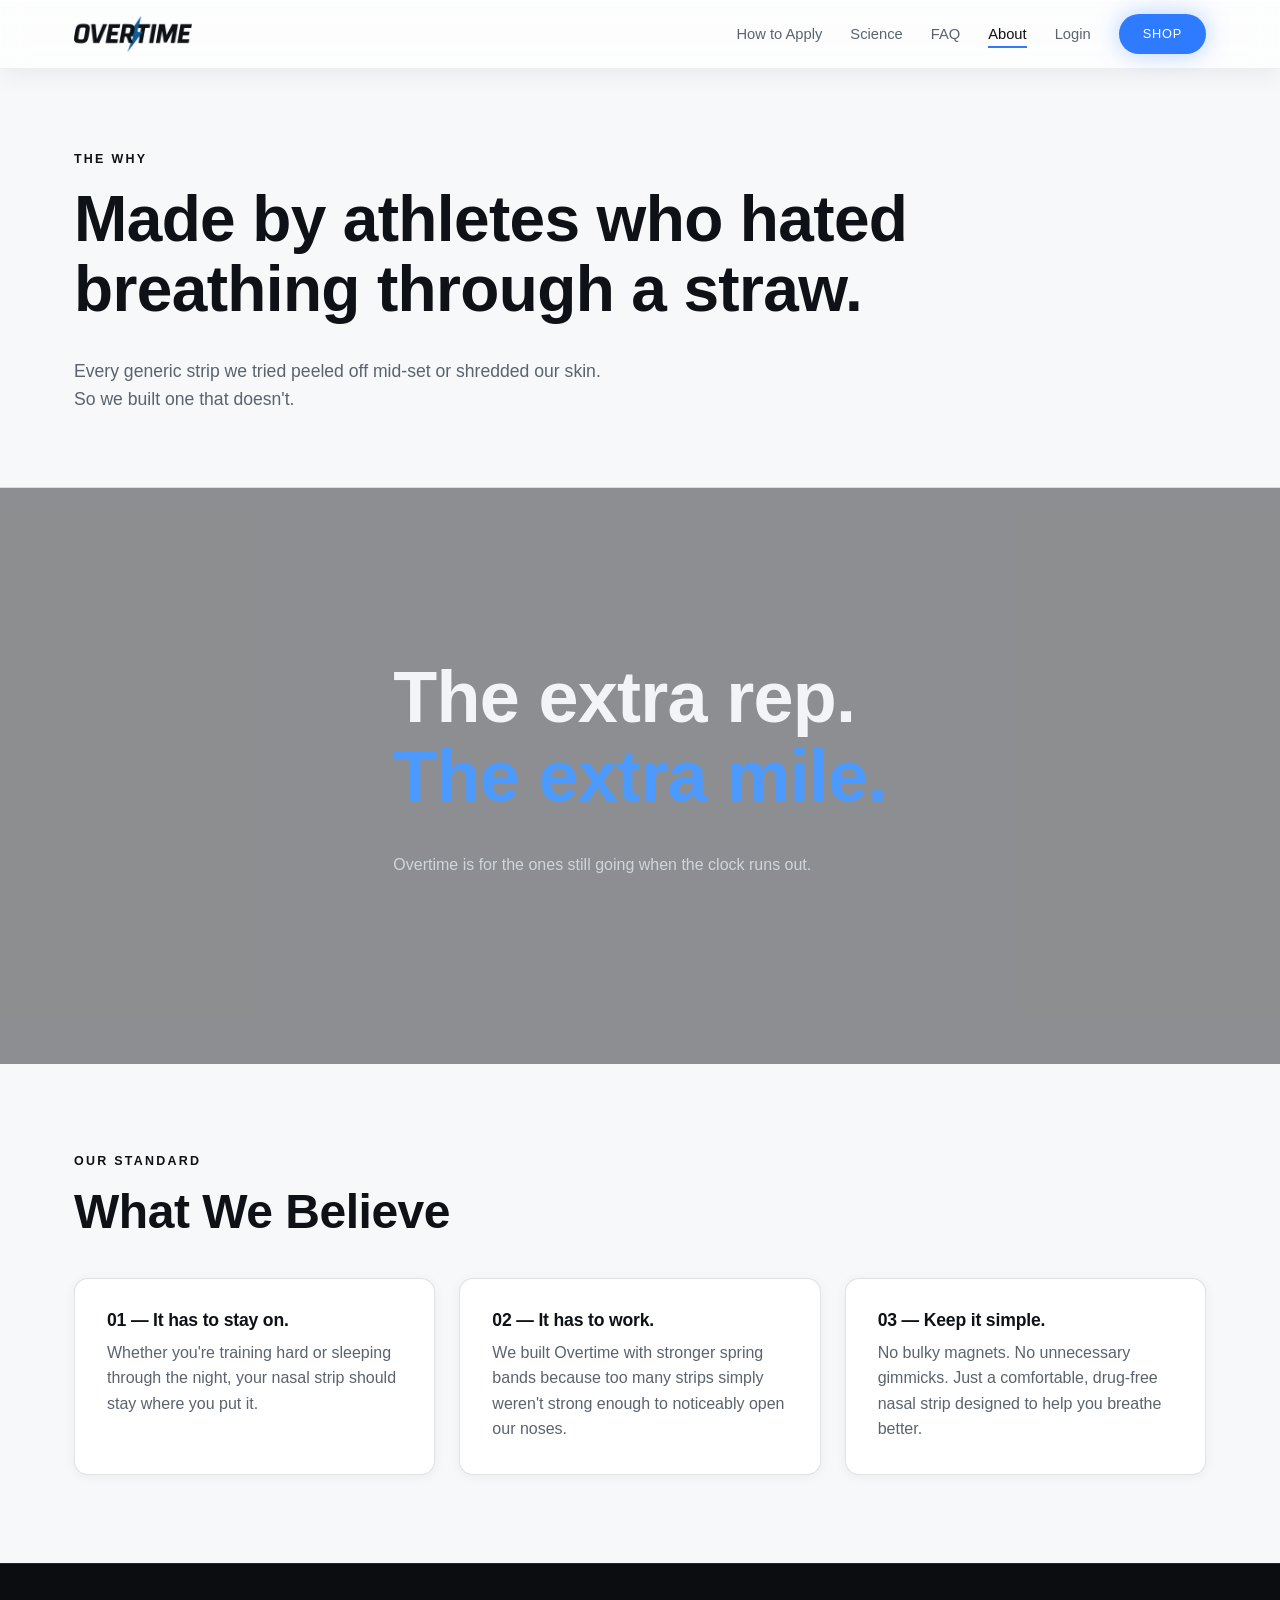
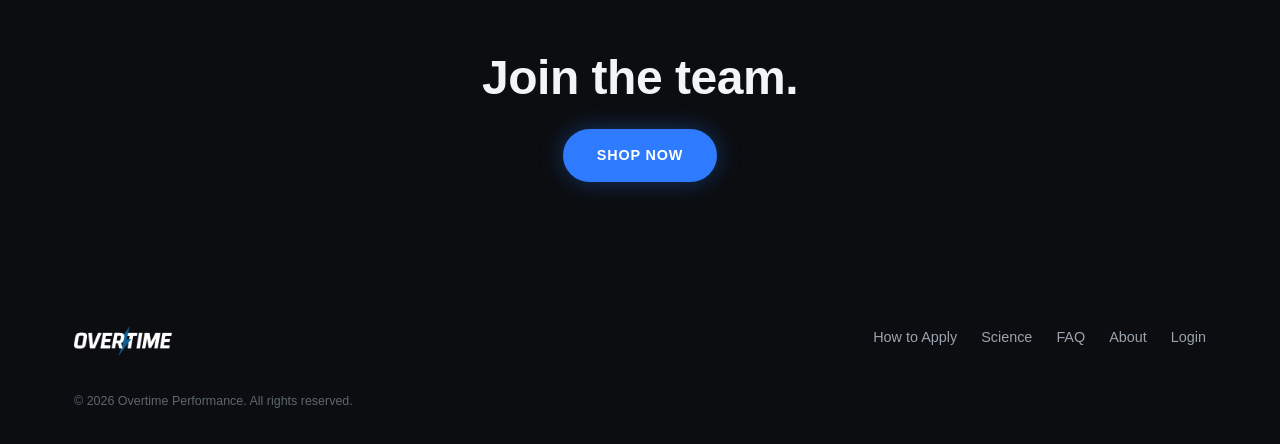
<file: about.html>
<!DOCTYPE html>
<html lang="en">
<head>
  <meta charset="UTF-8">
  <meta name="viewport" content="width=device-width, initial-scale=1.0">
  <meta http-equiv="Content-Security-Policy" content="default-src 'self'; script-src 'self'; style-src 'self' 'unsafe-inline' https://fonts.googleapis.com; font-src https://fonts.gstatic.com; img-src 'self' data: https://images.unsplash.com; media-src 'self' https://assets.mixkit.co; connect-src 'self' https://y9t80a-dv.myshopify.com; object-src 'none'; base-uri 'self'; form-action 'self'; upgrade-insecure-requests">
  <meta name="referrer" content="strict-origin-when-cross-origin">
  <title>About — OVERTIME</title>
  <link rel="preconnect" href="https://fonts.googleapis.com">
  <link rel="preconnect" href="https://fonts.gstatic.com" crossorigin>
  <link href="https://fonts.googleapis.com/css2?family=Archivo:wght@500;700;900&family=Fraunces:opsz,wght@9..144,500;9..144,600;9..144,700&family=Inter:wght@400;500;600&family=Montserrat:wght@700;800&display=swap" rel="stylesheet">
  <link rel="icon" type="image/png" href="assets/img/favicon.png">
  <link rel="apple-touch-icon" href="assets/img/apple-touch-icon.png">
  <link rel="stylesheet" href="css/styles.css?v=16">
</head>
<body>

  <header class="nav">
    <div class="nav-inner">
      <a class="nav-logo" href="index.html" aria-label="Overtime — home">
        <img class="logo-light" src="assets/img/real/logo-light.png" alt="" width="512" height="156">
        <img class="logo-dark" src="assets/img/real/logo-dark.png" alt="" width="512" height="156">
      </a>
      <button class="nav-toggle" aria-label="Menu">☰</button>
      <ul class="nav-links">
        <li><a href="how-to-apply.html">How to Apply</a></li>
        <li><a href="science.html">Science</a></li>
        <li><a href="faq.html">FAQ</a></li>
        <li><a href="about.html" class="active">About</a></li>
        <li><a href="login.html">Login</a></li>
        <li><a class="btn btn-blue" href="shop.html">Shop</a></li>
      </ul>
    </div>
  </header>

  <section class="page-hero">
    <div class="container">
      <span class="kicker">The why</span>
      <h1>Made by athletes who hated breathing through a straw.</h1>
      <p>Every generic strip we tried peeled off mid-set or shredded our skin. So we built one that doesn't.</p>
    </div>
  </section>

  <section class="band" style="background-image: url('https://images.unsplash.com/photo-1461896836934-ffe607ba8211?auto=format&fit=crop&w=2000&q=70');">
    <div class="container reveal">
      <h2>The extra rep.<br><span style="color:var(--blue-hot);">The extra mile.</span></h2>
      <p style="color:#cfd6dd;">Overtime is for the ones still going when the clock runs out.</p>
    </div>
  </section>

  <section class="section">
    <div class="container">
      <span class="kicker">Our standard</span>
      <h2>What We Believe</h2>
      <div class="grid-3" style="margin-top:40px;">
        <div class="card reveal">
          <h3 style="color:var(--text);font-size:1.1rem;">01 — It has to stay on.</h3>
          <p style="margin:0;color:var(--text-dim);">Whether you're training hard or sleeping through the night, your nasal strip should stay where you put it.</p>
        </div>
        <div class="card reveal">
          <h3 style="color:var(--text);font-size:1.1rem;">02 — It has to work.</h3>
          <p style="margin:0;color:var(--text-dim);">We built Overtime with stronger spring bands because too many strips simply weren't strong enough to noticeably open our noses.</p>
        </div>
        <div class="card reveal">
          <h3 style="color:var(--text);font-size:1.1rem;">03 — Keep it simple.</h3>
          <p style="margin:0;color:var(--text-dim);">No bulky magnets. No unnecessary gimmicks. Just a comfortable, drug-free nasal strip designed to help you breathe better.</p>
        </div>
      </div>
    </div>
  </section>

  <section class="section section-dark" style="text-align:center;">
    <div class="container">
      <h2>Join the team.</h2>
      <a class="btn btn-blue" href="shop.html">Shop Now</a>
    </div>
  </section>

  <footer class="footer">
    <div class="container footer-inner">
      <a class="nav-logo" href="index.html" aria-label="Overtime — home">
        <img class="logo-light" src="assets/img/real/logo-light.png" alt="" width="512" height="156">
        <img class="logo-dark" src="assets/img/real/logo-dark.png" alt="" width="512" height="156">
      </a>
      <ul class="footer-links">
        <li><a href="how-to-apply.html">How to Apply</a></li>
        <li><a href="science.html">Science</a></li>
        <li><a href="faq.html">FAQ</a></li>
        <li><a href="about.html">About</a></li>
        <li><a href="login.html">Login</a></li>
      </ul>
    </div>
    <div class="container footer-fine">© 2026 Overtime Performance. All rights reserved.</div>
  </footer>

  <script src="js/main.js?v=9"></script>
</body>
</html>
</file>
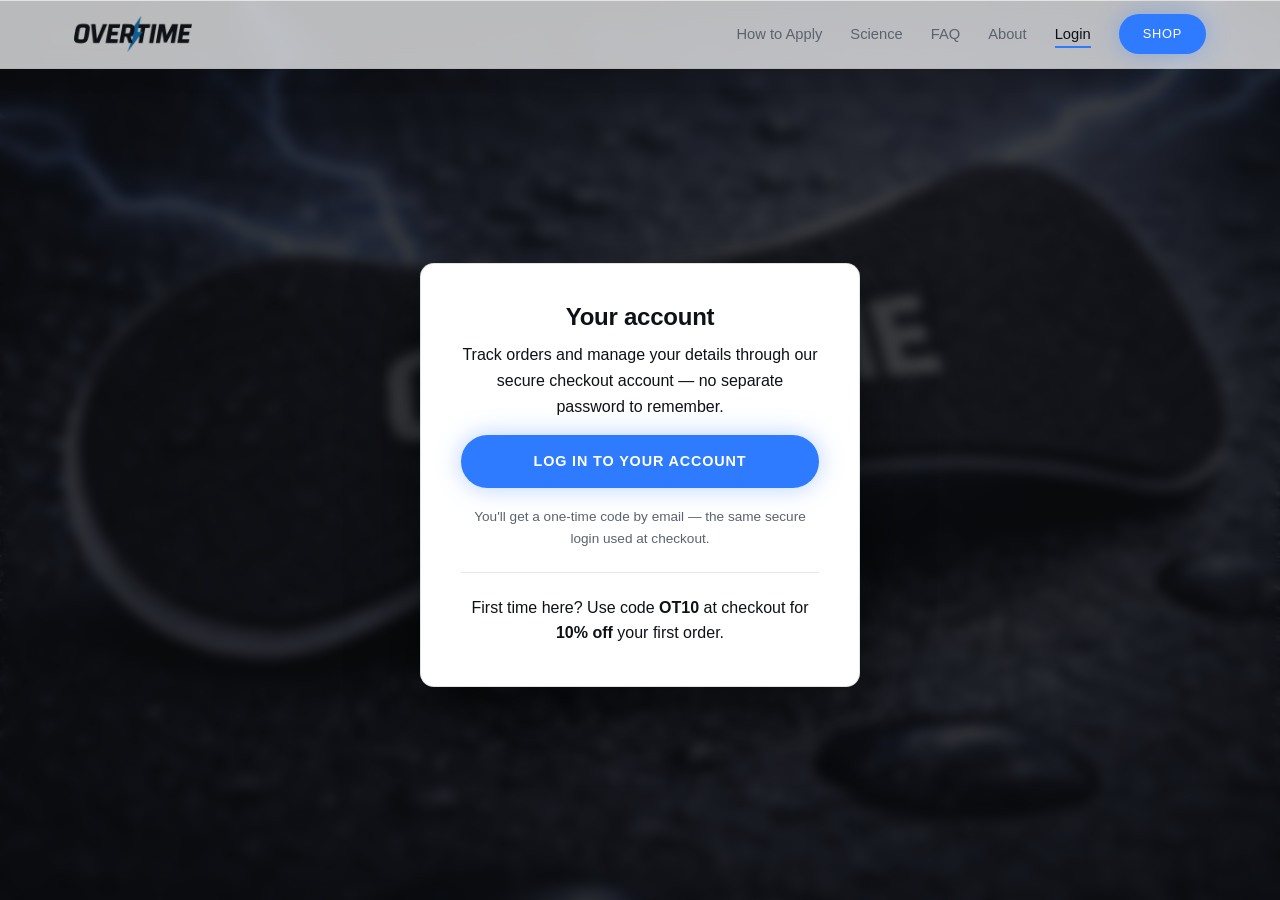
<file: login.html>
<!DOCTYPE html>
<html lang="en">
<head>
  <meta charset="UTF-8">
  <meta name="viewport" content="width=device-width, initial-scale=1.0">
  <meta http-equiv="Content-Security-Policy" content="default-src 'self'; script-src 'self'; style-src 'self' 'unsafe-inline' https://fonts.googleapis.com; font-src https://fonts.gstatic.com; img-src 'self' data: https://images.unsplash.com; media-src 'self' https://assets.mixkit.co; connect-src 'self' https://y9t80a-dv.myshopify.com; object-src 'none'; base-uri 'self'; form-action 'self'; upgrade-insecure-requests">
  <meta name="referrer" content="strict-origin-when-cross-origin">
  <title>Login — OVERTIME</title>
  <link rel="preconnect" href="https://fonts.googleapis.com">
  <link rel="preconnect" href="https://fonts.gstatic.com" crossorigin>
  <link href="https://fonts.googleapis.com/css2?family=Archivo:wght@500;700;900&family=Fraunces:opsz,wght@9..144,500;9..144,600;9..144,700&family=Inter:wght@400;500;600&family=Montserrat:wght@700;800&display=swap" rel="stylesheet">
  <link rel="icon" type="image/png" href="assets/img/favicon.png">
  <link rel="apple-touch-icon" href="assets/img/apple-touch-icon.png">
  <link rel="stylesheet" href="css/styles.css?v=16">
</head>
<body>

  <header class="nav">
    <div class="nav-inner">
      <a class="nav-logo" href="index.html" aria-label="Overtime — home">
        <img class="logo-light" src="assets/img/real/logo-light.png" alt="" width="512" height="156">
        <img class="logo-dark" src="assets/img/real/logo-dark.png" alt="" width="512" height="156">
      </a>
      <button class="nav-toggle" aria-label="Menu">☰</button>
      <ul class="nav-links">
        <li><a href="how-to-apply.html">How to Apply</a></li>
        <li><a href="science.html">Science</a></li>
        <li><a href="faq.html">FAQ</a></li>
        <li><a href="about.html">About</a></li>
        <li><a href="login.html" class="active">Login</a></li>
        <li><a class="btn btn-blue" href="shop.html">Shop</a></li>
      </ul>
    </div>
  </header>

  <div class="auth-wrap" style="background-image: url('assets/img/real/banner.png');">
    <div class="auth-card">
      <h2 style="text-align:center;font-size:1.5rem;">Your account</h2>
      <p style="text-align:center;">Track orders and manage your details through our secure checkout account — no separate password to remember.</p>
      <a class="btn btn-blue" href="https://y9t80a-dv.myshopify.com/account" style="display:block;text-align:center;">Log in to your account</a>
      <p class="auth-note">You'll get a one-time code by email — the same secure login used at checkout.</p>
      <hr style="border:none;border-top:1px solid rgba(14,17,22,0.1);margin:22px 0;">
      <p style="text-align:center;margin:0;">First time here? Use code <strong>OT10</strong> at checkout for <strong>10% off</strong> your first order.</p>
    </div>
  </div>

  <script src="js/main.js?v=9"></script>
</body>
</html>
</file>
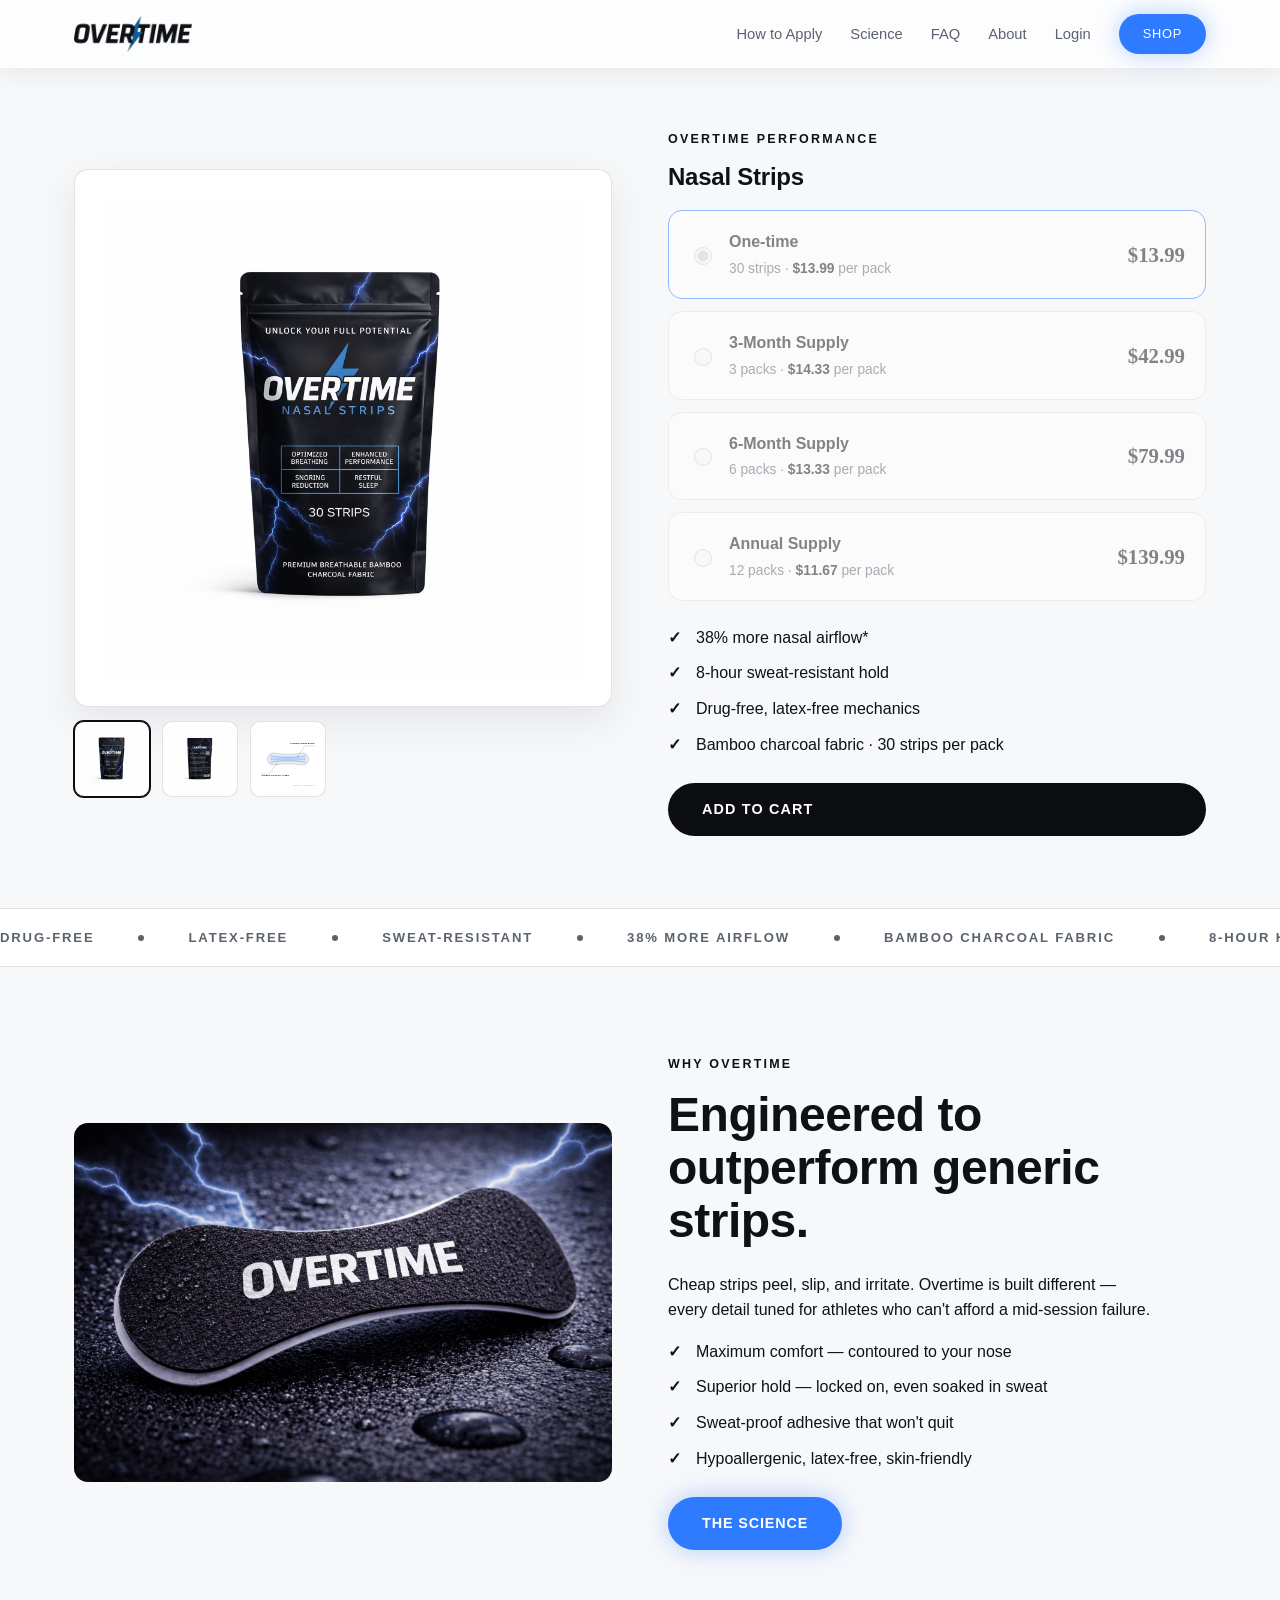
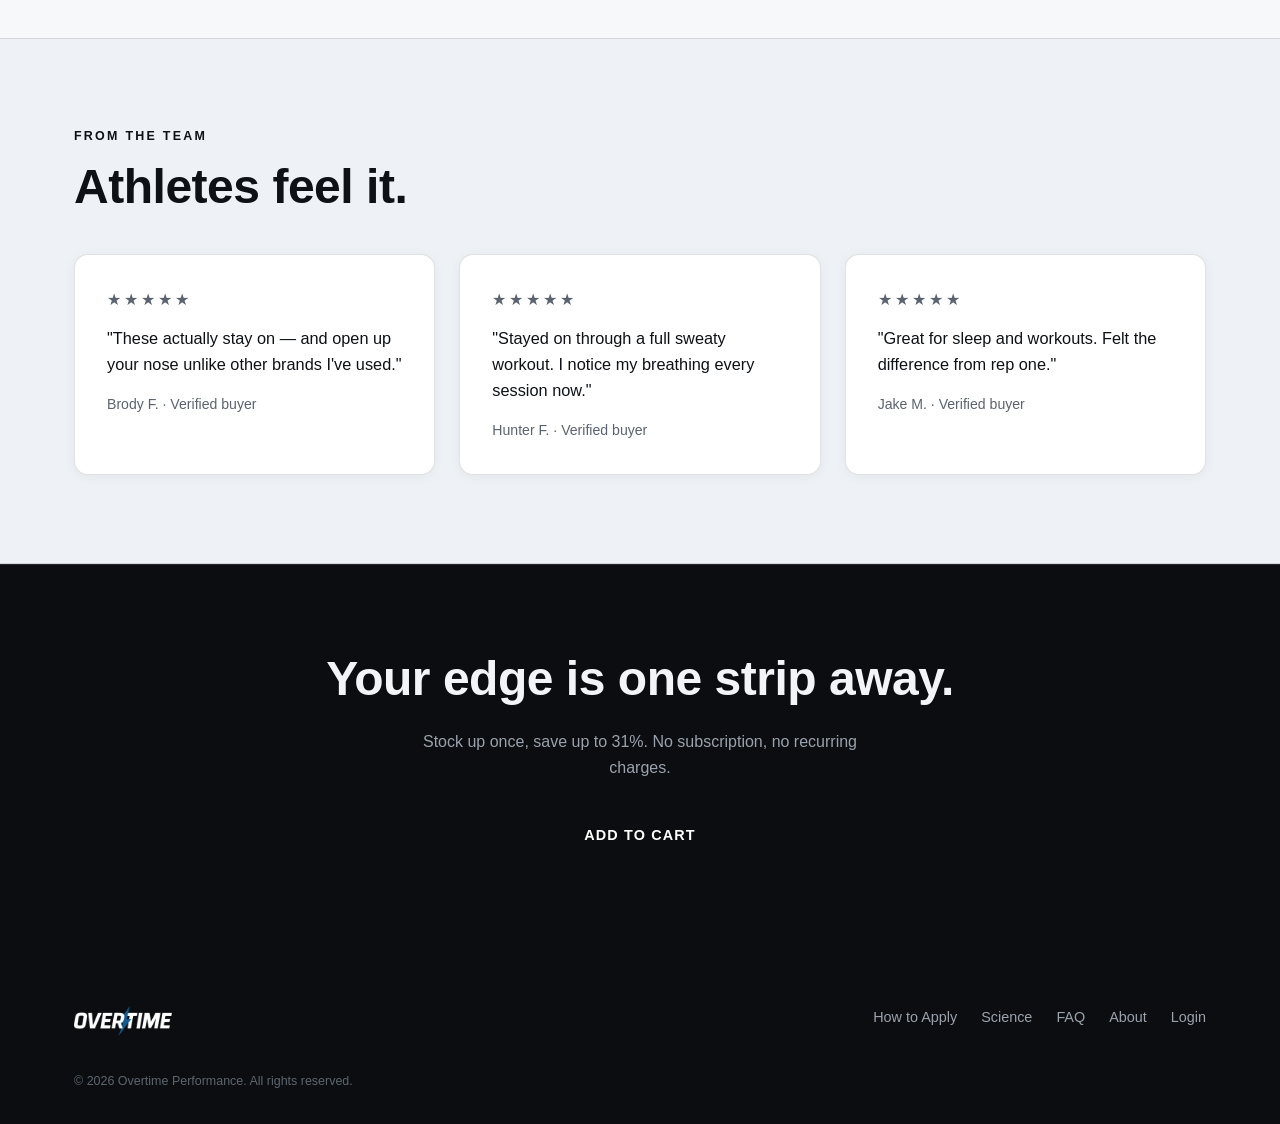
<file: shop.html>
<!DOCTYPE html>
<html lang="en">
<head>
  <meta charset="UTF-8">
  <meta name="viewport" content="width=device-width, initial-scale=1.0">
  <meta http-equiv="Content-Security-Policy" content="default-src 'self'; script-src 'self'; style-src 'self' 'unsafe-inline' https://fonts.googleapis.com; font-src https://fonts.gstatic.com; img-src 'self' data: https://images.unsplash.com; media-src 'self' https://assets.mixkit.co; connect-src 'self' https://y9t80a-dv.myshopify.com; object-src 'none'; base-uri 'self'; form-action 'self'; upgrade-insecure-requests">
  <meta name="referrer" content="strict-origin-when-cross-origin">
  <title>Shop — OVERTIME</title>
  <meta name="description" content="Overtime Performance Nasal Strips — drug-free, sweat-resistant, built for athletes.">
  <link rel="preconnect" href="https://fonts.googleapis.com">
  <link rel="preconnect" href="https://fonts.gstatic.com" crossorigin>
  <link href="https://fonts.googleapis.com/css2?family=Archivo:wght@500;700;900&family=Fraunces:opsz,wght@9..144,500;9..144,600;9..144,700&family=Inter:wght@400;500;600&family=Montserrat:wght@700;800&display=swap" rel="stylesheet">
  <link rel="icon" type="image/png" href="assets/img/favicon.png">
  <link rel="apple-touch-icon" href="assets/img/apple-touch-icon.png">
  <link rel="stylesheet" href="css/styles.css?v=16">
</head>
<body>

  <header class="nav">
    <div class="nav-inner">
      <a class="nav-logo" href="index.html" aria-label="Overtime — home">
        <img class="logo-light" src="assets/img/real/logo-light.png" alt="" width="512" height="156">
        <img class="logo-dark" src="assets/img/real/logo-dark.png" alt="" width="512" height="156">
      </a>
      <button class="nav-toggle" aria-label="Menu">☰</button>
      <ul class="nav-links">
        <li><a href="how-to-apply.html">How to Apply</a></li>
        <li><a href="science.html">Science</a></li>
        <li><a href="faq.html">FAQ</a></li>
        <li><a href="about.html">About</a></li>
        <li><a href="login.html">Login</a></li>
        <li><a class="btn btn-blue active" href="shop.html">Shop</a></li>
      </ul>
    </div>
  </header>

  <!-- PRODUCT -->
  <section class="shop-lead">
    <div class="container">
      <div class="product-card">
        <div class="product-gallery">
          <div class="main-wrap">
            <img id="prod-main" src="assets/img/real/pack-front.png" alt="Overtime Nasal Strips — 30 pack">
          </div>
          <div class="thumbs">
            <img class="thumb active" src="assets/img/real/pack-front.png" alt="Pack front">
            <img class="thumb" src="assets/img/real/pack-back.png" alt="Pack back">
            <img class="thumb" src="assets/img/blueprint.svg" alt="Strip schematic — flexible spring bands and bamboo charcoal fabric">
          </div>
        </div>
        <div class="product-info">
          <span class="kicker">Overtime Performance</span>
          <h1>Nasal Strips</h1>
          <div class="plan-picker">
            <label class="purchase-option selected" data-variant="Single Pack" data-packs="1">
              <input type="radio" name="plan" value="Single Pack" checked>
              <span class="opt-body">
                <span class="opt-name">One-time</span>
                <span class="opt-sub">30 strips · <span class="opt-unit">$13.99</span> per pack</span>
              </span>
              <span class="opt-price">$13.99</span>
            </label>
            <label class="purchase-option" data-variant="3-Month Supply" data-packs="3">
              <input type="radio" name="plan" value="3-Month Supply">
              <span class="opt-body">
                <span class="opt-name">3-Month Supply</span>
                <span class="opt-sub">3 packs · <span class="opt-unit">$14.33</span> per pack</span>
              </span>
              <span class="opt-price">$42.99</span>
            </label>
            <label class="purchase-option" data-variant="6-Month Supply" data-packs="6">
              <input type="radio" name="plan" value="6-Month Supply">
              <span class="opt-body">
                <span class="opt-name">6-Month Supply<span class="save-pill">Save 5%</span></span>
                <span class="opt-sub">6 packs · <span class="opt-unit">$13.33</span> per pack</span>
              </span>
              <span class="opt-price">$79.99</span>
            </label>
            <label class="purchase-option" data-variant="Annual Supply" data-packs="12">
              <input type="radio" name="plan" value="Annual Supply">
              <span class="opt-body">
                <span class="opt-name">Annual Supply<span class="save-pill">Save 17%</span></span>
                <span class="opt-sub">12 packs · <span class="opt-unit">$11.67</span> per pack <span class="opt-tag">Best value</span></span>
              </span>
              <span class="opt-price">$139.99</span>
            </label>
          </div>
          <ul class="benefits-list">
            <li>38% more nasal airflow*</li>
            <li>8-hour sweat-resistant hold</li>
            <li>Drug-free, latex-free mechanics</li>
            <li>Bamboo charcoal fabric · 30 strips per pack</li>
          </ul>
          <a class="btn btn-cart" data-add-to-cart href="https://overtimestrips.com/products/nasal-strips">Add to Cart</a>
        </div>
      </div>
    </div>
  </section>

  <!-- MARQUEE -->
  <div class="marquee" aria-hidden="true">
    <div class="marquee-track">
      <span class="m-item">Drug-Free</span><span class="m-dot"></span>
      <span class="m-item">Latex-Free</span><span class="m-dot"></span>
      <span class="m-item">Sweat-Resistant</span><span class="m-dot"></span>
      <span class="m-item">38% More Airflow</span><span class="m-dot"></span>
      <span class="m-item">Bamboo Charcoal Fabric</span><span class="m-dot"></span>
      <span class="m-item">8-Hour Hold</span><span class="m-dot"></span>
      <span class="m-item">Built for Athletes</span><span class="m-dot"></span>
      <span class="m-item">Drug-Free</span><span class="m-dot"></span>
      <span class="m-item">Latex-Free</span><span class="m-dot"></span>
      <span class="m-item">Sweat-Resistant</span><span class="m-dot"></span>
      <span class="m-item">38% More Airflow</span><span class="m-dot"></span>
      <span class="m-item">Bamboo Charcoal Fabric</span><span class="m-dot"></span>
      <span class="m-item">8-Hour Hold</span><span class="m-dot"></span>
      <span class="m-item">Built for Athletes</span><span class="m-dot"></span>
    </div>
  </div>

  <!-- WHY OVERTIME -->
  <section class="section">
    <div class="container grid-2">
      <div class="reveal">
        <img src="assets/img/real/banner.png" alt="Overtime nasal strip" style="border-radius:var(--radius);">
      </div>
      <div class="reveal">
        <span class="kicker">Why Overtime</span>
        <h2>Engineered to outperform generic strips.</h2>
        <p>Cheap strips peel, slip, and irritate. Overtime is built different — every detail tuned for athletes who can't afford a mid-session failure.</p>
        <ul class="benefits-list">
          <li>Maximum comfort — contoured to your nose</li>
          <li>Superior hold — locked on, even soaked in sweat</li>
          <li>Sweat-proof adhesive that won't quit</li>
          <li>Hypoallergenic, latex-free, skin-friendly</li>
        </ul>
        <a class="btn btn-blue" href="science.html">The Science</a>
      </div>
    </div>
  </section>

  <!-- REVIEWS -->
  <section class="section section-alt">
    <div class="container">
      <span class="kicker">From the team</span>
      <h2>Athletes feel it.</h2>
      <div class="grid-3" style="margin-top:40px;">
        <div class="card review reveal">
          <div class="stars">★★★★★</div>
          <p>"These actually stay on — and open up your nose unlike other brands I've used."</p>
          <p class="who">Brody F. · Verified buyer</p>
        </div>
        <div class="card review reveal">
          <div class="stars">★★★★★</div>
          <p>"Stayed on through a full sweaty workout. I notice my breathing every session now."</p>
          <p class="who">Hunter F. · Verified buyer</p>
        </div>
        <div class="card review reveal">
          <div class="stars">★★★★★</div>
          <p>"Great for sleep and workouts. Felt the difference from rep one."</p>
          <p class="who">Jake M. · Verified buyer</p>
        </div>
      </div>
    </div>
  </section>

  <!-- FINAL CTA -->
  <section class="section section-dark" style="text-align:center;">
    <div class="container">
      <h2>Your edge is one strip away.</h2>
      <p style="margin:0 auto 28px;">Stock up once, save up to 31%. No subscription, no recurring charges.</p>
      <a class="btn btn-cart" data-add-to-cart href="https://overtimestrips.com/products/nasal-strips" style="max-width:280px;">Add to Cart</a>
    </div>
  </section>

  <footer class="footer">
    <div class="container footer-inner">
      <a class="nav-logo" href="index.html" aria-label="Overtime — home">
        <img class="logo-light" src="assets/img/real/logo-light.png" alt="" width="512" height="156">
        <img class="logo-dark" src="assets/img/real/logo-dark.png" alt="" width="512" height="156">
      </a>
      <ul class="footer-links">
        <li><a href="how-to-apply.html">How to Apply</a></li>
        <li><a href="science.html">Science</a></li>
        <li><a href="faq.html">FAQ</a></li>
        <li><a href="about.html">About</a></li>
        <li><a href="login.html">Login</a></li>
      </ul>
    </div>
    <div class="container footer-fine">© 2026 Overtime Performance. All rights reserved.</div>
  </footer>

  <script src="js/main.js?v=9"></script>
  <script src="js/shopify.js?v=6"></script>
</body>
</html>
</file>
<file: css/styles.css>
/* ============================================================
   OVERTIME — design system
   Dark greyish-black base, electric blue accent, Sila-inspired.
   ============================================================ */

:root {
  /* light-first theme — dark lives only in imagery pockets (hero, bands, footer) */
  --bg: #f7f8fa;
  --bg-tint: #eef1f5;
  --bg-elev: #ffffff;
  --blue: #2f7bff;
  --blue-hot: #4d9aff;
  --text: #0e1116;
  --text-dim: #5a636e;
  --border: rgba(14, 17, 22, 0.12);
  --dark: #0b0d10;
  --dark-elev: #14181d;
  --dark-text: #f2f4f7;
  --dark-text-dim: #9aa3ad;
  --dark-border: rgba(255, 255, 255, 0.1);
  --radius: 14px;
  --container: 1180px;
  --font-display: "Archivo", sans-serif;
  --font-serif: "Fraunces", Georgia, serif;
  --font-body: "Inter", sans-serif;
  --font-logo: "Montserrat", "Segoe UI", sans-serif;
}

*, *::before, *::after { box-sizing: border-box; }

html { scroll-behavior: smooth; }

body {
  margin: 0;
  background: var(--bg);
  color: var(--text);
  font-family: var(--font-body);
  font-size: 1rem;
  line-height: 1.6;
  -webkit-font-smoothing: antialiased;
}

img { max-width: 100%; display: block; }

h1, h2, h3, .display {
  font-family: var(--font-logo);
  font-weight: 700;
  letter-spacing: -0.01em;
  line-height: 1.1;
  margin: 0 0 0.5em;
}

p { margin: 0 0 1em; max-width: 55ch; }

a { color: var(--blue); text-decoration: none; }

.container {
  max-width: var(--container);
  margin: 0 auto;
  padding: 0 24px;
}

/* ---------- buttons ---------- */
.btn {
  display: inline-block;
  font-family: var(--font-display);
  font-weight: 700;
  text-transform: uppercase;
  letter-spacing: 0.06em;
  font-size: 0.9rem;
  padding: 15px 34px;
  border-radius: 999px;
  border: none;
  cursor: pointer;
  transition: transform 0.15s ease, box-shadow 0.15s ease, background 0.15s ease;
}
.btn-blue {
  background: var(--blue);
  color: #fff;
  box-shadow: 0 0 24px rgba(47, 123, 255, 0.35);
}
.btn-blue:hover {
  background: var(--blue-hot);
  transform: translateY(-2px);
  box-shadow: 0 0 36px rgba(77, 154, 255, 0.5);
  color: #fff;
}
.btn-ghost {
  background: transparent;
  color: var(--dark-text);
  border: 1px solid rgba(255, 255, 255, 0.45);
}
.btn-ghost:hover { border-color: var(--blue-hot); color: var(--blue-hot); }
.btn-cart {
  background: var(--dark);
  color: #fff;
  letter-spacing: 0.08em;
}
.btn-cart:hover { background: #000; transform: translateY(-2px); color: #fff; box-shadow: 0 10px 26px rgba(11, 13, 16, 0.25); }
.btn-dark { background: var(--dark); color: #fff; letter-spacing: 0.08em; }
.btn-dark:hover { background: #000; transform: translateY(-2px); color: #fff; box-shadow: 0 10px 26px rgba(11, 13, 16, 0.25); }

/* ---------- nav ---------- */
.nav {
  position: fixed;
  top: 0; left: 0; right: 0;
  z-index: 100;
  background: rgba(255, 255, 255, 0.72);
  backdrop-filter: blur(14px) saturate(160%);
  -webkit-backdrop-filter: blur(14px) saturate(160%);
  border-bottom: 1px solid rgba(14, 17, 22, 0.06);
  box-shadow: 0 1px 0 rgba(255, 255, 255, 0.6) inset, 0 6px 24px rgba(14, 17, 22, 0.06);
  transition: background 0.3s ease, box-shadow 0.3s ease, backdrop-filter 0.3s ease, border-color 0.3s ease;
}

/* pages with a media hero: nav floats transparent over it until scrolled */
body.has-hero .nav:not(.scrolled) {
  background: transparent;
  backdrop-filter: none;
  -webkit-backdrop-filter: none;
  border-bottom-color: transparent;
  box-shadow: none;
}
body.has-hero .nav:not(.scrolled) .nav-logo .logo-light { display: block; }
body.has-hero .nav:not(.scrolled) .nav-logo .logo-dark { display: none; }
body.has-hero .nav:not(.scrolled) .nav-links a:not(.btn) { color: rgba(255, 255, 255, 0.88); }
body.has-hero .nav:not(.scrolled) .nav-links a:not(.btn):hover { color: #fff; }
body.has-hero .nav:not(.scrolled) .nav-toggle { color: #fff; }
.nav-inner {
  max-width: var(--container);
  margin: 0 auto;
  padding: 0 24px;
  height: 68px;
  display: flex;
  align-items: center;
  justify-content: space-between;
  gap: 24px;
}
.nav-logo {
  display: flex;
  align-items: center;
  line-height: 0;
}
.nav-logo img { height: 36px; width: auto; display: block; }
/* default nav is a light bar -> dark wordmark */
.nav-logo .logo-light { display: none; }
.nav-links {
  display: flex;
  align-items: center;
  gap: 28px;
  list-style: none;
  margin: 0;
  padding: 0;
}
.nav-links a {
  color: var(--text-dim);
  font-size: 0.92rem;
  font-weight: 500;
  transition: color 0.15s;
  position: relative;
}
.nav-links a:not(.btn)::after {
  content: "";
  position: absolute;
  left: 0; right: 0; bottom: -6px;
  height: 2px;
  background: var(--blue);
  transform: scaleX(0);
  transform-origin: left;
  transition: transform 0.22s ease;
}
.nav-links a:not(.btn):hover::after,
.nav-links a:not(.btn).active::after { transform: scaleX(1); }
.nav-links a:hover, .nav-links a.active { color: var(--text); }
.nav-links .btn { padding: 10px 24px; font-size: 0.8rem; }
.nav-links a.btn-blue,
.nav-links a.btn-blue:hover,
.nav-links a.btn-blue.active { color: #fff; }
.nav-toggle {
  display: none;
  background: none;
  border: none;
  color: var(--text);
  font-size: 1.6rem;
  cursor: pointer;
  padding: 4px 8px;
}

/* ---------- hero ---------- */
.hero {
  position: relative;
  min-height: 92vh;
  display: flex;
  align-items: center;
  padding: 120px 0 72px;
  background-size: cover;
  background-position: center;
}
.hero-video {
  position: absolute; inset: 0;
  width: 100%; height: 100%;
  object-fit: cover;
  z-index: 0;
}
/* compact media hero for content subpages */
.hero--page { min-height: 60vh; padding: 140px 0 60px; }
.hero--page h1 { font-size: clamp(2.4rem, 5.5vw, 4.2rem); }
.hero-media {
  position: absolute; inset: 0;
  width: 100%; height: 100%;
  object-fit: cover;
  z-index: 0;
  animation: kenburns 24s ease-in-out infinite alternate;
}
@keyframes kenburns {
  from { transform: scale(1); }
  to { transform: scale(1.12); }
}
.hero::after {
  content: "";
  position: absolute; inset: 0;
  z-index: 1;
  background:
    linear-gradient(90deg, rgba(16,11,8,0.84) 0%, rgba(14,12,11,0.55) 55%, rgba(11,13,16,0.12) 100%),
    linear-gradient(180deg, rgba(11,13,16,0.35) 0%, rgba(11,13,16,0.1) 45%, rgba(11,13,16,0.92) 100%);
}
.hero .container { position: relative; z-index: 2; width: 100%; color: var(--dark-text); }
/* subpage media heroes: center the content block */
.hero--page .container { text-align: center; }
.hero--page h1, .hero--page p { margin-left: auto; margin-right: auto; }
.hero .kicker { color: rgba(255, 255, 255, 0.85); }
.hero h1 {
  font-size: clamp(2.8rem, 7vw, 5.5rem);
  max-width: 12ch;
  text-shadow: 0 4px 30px rgba(0, 0, 0, 0.85);
  animation: rise-in 0.7s ease-out both;
}
.hero h1.display-logo { max-width: 16ch; }
.hero p { text-shadow: 0 2px 16px rgba(0, 0, 0, 0.9); animation: rise-in 0.7s ease-out 0.15s both; }
.hero-ctas { animation: rise-in 0.7s ease-out 0.3s both; }
@keyframes rise-in {
  from { opacity: 0; transform: translateY(26px); }
  to { opacity: 1; transform: none; }
}
.hero h1 .accent { color: var(--blue-hot); }
.hero p {
  font-size: 1.1rem;
  color: #c4ccd5;
  max-width: 46ch;
}
.hero-ctas { display: flex; gap: 16px; flex-wrap: wrap; margin-top: 28px; }

/* page hero (subpages) */
.page-hero {
  padding: 150px 0 56px;
  border-bottom: 1px solid var(--border);
}
.page-hero h1 { font-size: clamp(2.2rem, 5vw, 4rem); }
.page-hero p { color: var(--text-dim); font-size: 1.1rem; }
.kicker {
  font-family: var(--font-display);
  font-weight: 700;
  text-transform: uppercase;
  letter-spacing: 0.18em;
  font-size: 0.78rem;
  color: var(--text);
  display: block;
  margin-bottom: 14px;
}

/* ---------- sections ---------- */
.section { padding: 88px 0; }
.section-alt { background: var(--bg-tint); border-top: 1px solid var(--border); border-bottom: 1px solid var(--border); }
.section-dark { background: var(--dark); color: var(--dark-text); border-top: 1px solid var(--dark-border); }
.section-dark .kicker { color: var(--dark-text); }
.section-dark p { color: var(--dark-text-dim); }
.section h2 { font-size: clamp(1.8rem, 4vw, 3rem); }

/* stat band */
.stats {
  display: grid;
  grid-template-columns: repeat(3, 1fr);
  gap: 32px;
  text-align: center;
}
.stat-num {
  font-family: var(--font-serif);
  font-weight: 600;
  font-size: clamp(3rem, 8vw, 5.5rem);
  color: var(--text);
  line-height: 1;
}
.stat-label {
  color: var(--text-dim);
  text-transform: uppercase;
  letter-spacing: 0.12em;
  font-size: 0.8rem;
  margin-top: 10px;
}

/* cards */
.card {
  background: var(--bg-elev);
  border: 1px solid var(--border);
  border-radius: var(--radius);
  padding: 32px;
  transition: transform 0.25s ease, border-color 0.25s ease, box-shadow 0.25s ease;
}
.card { box-shadow: 0 2px 12px rgba(14, 17, 22, 0.05); }
.card:hover {
  transform: translateY(-4px);
  border-color: rgba(47, 123, 255, 0.45);
  box-shadow: 0 14px 32px rgba(14, 17, 22, 0.12);
}
.grid-3 { display: grid; grid-template-columns: repeat(3, 1fr); gap: 24px; }
.grid-2 { display: grid; grid-template-columns: 1fr 1fr; gap: 56px; align-items: center; }

/* full-bleed image band */
.band {
  position: relative;
  min-height: 64vh;
  display: flex;
  align-items: center;
  background-size: cover;
  background-position: center;
}
.band::after {
  content: "";
  position: absolute; inset: 0;
  background: rgba(11, 13, 16, 0.45);
}
.band .container { position: relative; z-index: 1; color: var(--dark-text); }
.band h2 { font-size: clamp(2.2rem, 6vw, 4.5rem); max-width: 14ch; }

/* steps */
.steps { display: grid; grid-template-columns: repeat(3, 1fr); gap: 24px; }
.step img {
  border-radius: var(--radius);
  aspect-ratio: 4/3;
  object-fit: cover;
  width: 100%;
  transition: transform 0.5s ease;
}
.step:hover img { transform: scale(1.05); }
.steps.steps-4 { grid-template-columns: repeat(4, 1fr); }
@media (max-width: 1024px) {
  .steps.steps-4 { grid-template-columns: repeat(2, 1fr); }
}
@media (max-width: 640px) {
  .steps.steps-4 { grid-template-columns: 1fr; }
}
.step-num {
  display: inline-flex;
  align-items: center;
  justify-content: center;
  width: 40px; height: 40px;
  border-radius: 50%;
  background: var(--dark);
  color: #fff;
  font-family: var(--font-display);
  font-weight: 900;
  margin: 20px 0 8px;
}
.step h3 { font-size: 1.2rem; margin-bottom: 4px; }
.step p { color: var(--text-dim); font-size: 0.95rem; }
.section-dark .step p { color: var(--dark-text-dim); }

/* reviews */
.review .stars { color: var(--text-dim); letter-spacing: 3px; margin-bottom: 12px; }
.review p { font-size: 1.02rem; }
.review .who { color: var(--text-dim); font-size: 0.88rem; margin: 0; }

/* product / buy */
.buy-media img { border-radius: var(--radius); background: #fff; border: 1px solid var(--border); }
.plan-picker { margin: 20px 0 24px; }
.purchase-option {
  display: flex;
  align-items: center;
  gap: 14px;
  padding: 18px 20px;
  border: 1px solid var(--border);
  border-radius: var(--radius);
  background: var(--bg-elev);
  cursor: pointer;
  margin-bottom: 12px;
  transition: border-color 0.15s;
}
.purchase-option { box-shadow: 0 2px 10px rgba(14, 17, 22, 0.05); }
.purchase-option:hover { border-color: rgba(77, 154, 255, 0.5); box-shadow: 0 6px 18px rgba(14, 17, 22, 0.09); }
.purchase-option.selected { border-color: var(--blue); box-shadow: 0 0 0 1px var(--blue); }
.purchase-option input { accent-color: var(--blue); width: 18px; height: 18px; }
/* keyboard focus only — a mouse click already shows the .selected border */
.purchase-option:has(input:focus-visible) { border-color: var(--blue); box-shadow: 0 0 0 3px rgba(47, 123, 255, 0.25); }
.purchase-option .opt-body { display: flex; flex-direction: column; gap: 3px; min-width: 0; }
.purchase-option .opt-name { font-weight: 600; display: flex; align-items: center; flex-wrap: wrap; gap: 8px; }
.purchase-option .opt-name .save-pill { margin-left: 0; }
.purchase-option .opt-sub { color: var(--text-dim); font-size: 0.86rem; }
.purchase-option .opt-unit { font-weight: 600; color: var(--text); }
.purchase-option .opt-price {
  margin-left: auto;
  font-family: var(--font-serif);
  font-weight: 600;
  font-size: 1.3rem;
  white-space: nowrap;
}
.opt-tag {
  font-family: var(--font-display);
  font-size: 0.66rem;
  font-weight: 700;
  text-transform: uppercase;
  letter-spacing: 0.08em;
  color: var(--text);
  border: 1px solid var(--border);
  border-radius: 999px;
  padding: 2px 8px;
  margin-left: 6px;
  white-space: nowrap;
}
.purchase-option.is-unavailable { opacity: 0.5; cursor: not-allowed; box-shadow: none; }
.purchase-option.is-unavailable:hover { border-color: var(--border); box-shadow: none; }
.save-pill {
  white-space: nowrap;
  background: var(--blue);
  color: #fff;
  font-size: 0.7rem;
  font-weight: 700;
  text-transform: uppercase;
  letter-spacing: 0.06em;
  padding: 3px 10px;
  border-radius: 999px;
  margin-left: 8px;
}

/* ---------- clean product block (Sila-style) ---------- */
.shop-lead { padding: 130px 0 72px; }
.product-card {
  display: grid;
  grid-template-columns: 1fr 1fr;
  gap: 56px;
  align-items: center;
}
.product-gallery .main-wrap {
  background: #fff;
  border: 1px solid var(--border);
  border-radius: var(--radius);
  padding: 28px;
  box-shadow: 0 14px 40px rgba(14, 17, 22, 0.08);
}
.product-gallery #prod-main { width: 100%; border-radius: 8px; }
.thumbs { display: flex; gap: 12px; margin-top: 14px; }
.thumb {
  width: 76px; height: 76px;
  object-fit: cover;
  border-radius: 10px;
  border: 1px solid var(--border);
  background: #fff;
  padding: 6px;
  cursor: pointer;
  transition: border-color 0.15s, transform 0.15s;
}
.thumb:hover { transform: translateY(-2px); }
.thumb.active { border-color: var(--dark); box-shadow: 0 0 0 1px var(--dark); }
.product-info h1, .product-info h2 { margin-top: 6px; }
.benefits-list { list-style: none; padding: 0; margin: 4px 0 26px; }
.benefits-list li {
  position: relative;
  padding-left: 28px;
  margin-bottom: 10px;
  color: var(--text);
}
.benefits-list li::before {
  content: "✓";
  position: absolute; left: 0;
  color: var(--text);
  font-weight: 800;
}
.product-info .btn-cart { width: 100%; }

/* ---------- rotating quote ---------- */
.quotes-section { text-align: center; }
.quote-mark {
  font-family: var(--font-serif);
  font-size: 3.4rem;
  line-height: 1;
  color: rgba(14, 17, 22, 0.18);
  margin-bottom: 6px;
}
.quotes { display: grid; max-width: 820px; margin: 0 auto; }
.quote {
  grid-area: 1 / 1;
  opacity: 0;
  transition: opacity 0.8s ease;
  pointer-events: none;
  margin: 0;
}
.quote.active { opacity: 1; pointer-events: auto; }
.quote p {
  font-family: var(--font-serif);
  font-size: clamp(1.3rem, 2.6vw, 1.9rem);
  line-height: 1.5;
  font-weight: 500;
  color: var(--text);
  margin: 0 auto 18px;
  max-width: none;
}
.quote cite {
  font-family: var(--font-display);
  font-weight: 700;
  text-transform: uppercase;
  letter-spacing: 0.14em;
  font-size: 0.78rem;
  color: var(--text-dim);
  font-style: normal;
}

/* ---------- moving marquee ---------- */
.marquee {
  overflow: hidden;
  background: var(--bg-elev);
  border-top: 1px solid var(--border);
  border-bottom: 1px solid var(--border);
  padding: 18px 0;
}
.marquee-track {
  display: flex;
  align-items: center;
  gap: 44px;
  width: max-content;
  animation: marquee 32s linear infinite;
}
.marquee:hover .marquee-track { animation-play-state: paused; }
.m-item {
  font-family: var(--font-display);
  font-weight: 700;
  text-transform: uppercase;
  letter-spacing: 0.14em;
  font-size: 0.82rem;
  color: var(--text-dim);
  white-space: nowrap;
}
.m-dot { width: 6px; height: 6px; border-radius: 50%; background: var(--text-dim); flex: none; }
@keyframes marquee { to { transform: translateX(-50%); } }

/* badges */
.badges { display: flex; flex-wrap: wrap; gap: 12px; }
.badge {
  border: 1px solid var(--border);
  border-radius: 999px;
  padding: 8px 18px;
  font-size: 0.85rem;
  color: var(--text-dim);
  background: var(--bg-elev);
}

/* FAQ accordion */
.faq-item {
  background: var(--bg-elev);
  border: 1px solid var(--border);
  border-radius: var(--radius);
  margin-bottom: 12px;
  overflow: hidden;
  box-shadow: 0 2px 10px rgba(14, 17, 22, 0.05);
}
.faq-item summary {
  list-style: none;
  cursor: pointer;
  padding: 20px 24px;
  font-weight: 600;
  display: flex;
  justify-content: space-between;
  align-items: center;
  gap: 16px;
}
.faq-item summary::-webkit-details-marker { display: none; }
.faq-item summary::after {
  content: "+";
  color: var(--text);
  font-family: var(--font-display);
  font-weight: 700;
  font-size: 1.3rem;
  transition: transform 0.2s;
}
.faq-item[open] summary::after { transform: rotate(45deg); }
.faq-item .faq-body { padding: 0 24px 20px; color: var(--text-dim); }
.faq-item .faq-body p { margin: 0; }

/* ---------- login ---------- */
.auth-wrap {
  min-height: 100vh;
  display: flex;
  align-items: center;
  justify-content: center;
  padding: 110px 24px 60px;
  background-size: cover;
  background-position: center;
  position: relative;
}
.auth-wrap::after {
  content: "";
  position: absolute; inset: 0;
  background: rgba(11, 13, 16, 0.78);
  backdrop-filter: blur(6px);
  -webkit-backdrop-filter: blur(6px);
}
.auth-card {
  position: relative;
  z-index: 1;
  width: 100%;
  max-width: 440px;
  background: var(--bg-elev);
  border: 1px solid var(--border);
  border-radius: var(--radius);
  padding: 40px;
  box-shadow: 0 24px 64px rgba(0, 0, 0, 0.6);
}
.auth-tabs { display: flex; gap: 8px; margin-bottom: 28px; }
.auth-tab {
  flex: 1;
  padding: 11px;
  border-radius: 999px;
  border: 1px solid var(--border);
  background: transparent;
  color: var(--text-dim);
  font-family: var(--font-display);
  font-weight: 700;
  text-transform: uppercase;
  letter-spacing: 0.05em;
  font-size: 0.8rem;
  cursor: pointer;
}
.auth-tab.active { background: var(--blue); border-color: var(--blue); color: #fff; }
.field { margin-bottom: 16px; }
.field label {
  display: block;
  font-size: 0.82rem;
  font-weight: 600;
  color: var(--text-dim);
  margin-bottom: 7px;
  text-transform: uppercase;
  letter-spacing: 0.06em;
}
.field input {
  width: 100%;
  padding: 13px 16px;
  border-radius: 10px;
  border: 1px solid var(--border);
  background: var(--bg);
  color: var(--text);
  font-family: var(--font-body);
  font-size: 0.95rem;
}
.field input:focus { outline: none; border-color: var(--blue); }
.auth-card .btn { width: 100%; margin-top: 8px; }
.auth-note { text-align: center; color: var(--text-dim); font-size: 0.85rem; margin: 18px 0 0; max-width: none; }

/* ---------- modal ---------- */
.modal-overlay {
  position: fixed; inset: 0;
  z-index: 200;
  background: rgba(0, 0, 0, 0.7);
  backdrop-filter: blur(4px);
  display: flex;
  align-items: center;
  justify-content: center;
  padding: 24px;
  opacity: 0;
  pointer-events: none;
  transition: opacity 0.25s ease;
}
.modal-overlay.show { opacity: 1; pointer-events: auto; }
.modal {
  background: var(--bg-elev);
  border: 1px solid rgba(77, 154, 255, 0.4);
  border-radius: var(--radius);
  max-width: 420px;
  width: 100%;
  padding: 44px 36px;
  text-align: center;
  box-shadow: 0 0 80px rgba(47, 123, 255, 0.25);
  transform: translateY(12px);
  transition: transform 0.25s ease;
}
.modal-overlay.show .modal { transform: translateY(0); }
.modal h3 { font-size: 1.6rem; }
.modal .discount {
  font-family: var(--font-display);
  font-weight: 900;
  font-size: 3.2rem;
  color: var(--blue-hot);
  line-height: 1;
  margin: 12px 0;
}
.modal .code {
  display: inline-block;
  border: 1px dashed var(--blue-hot);
  border-radius: 8px;
  padding: 8px 22px;
  font-family: var(--font-display);
  font-weight: 700;
  letter-spacing: 0.2em;
  margin: 10px 0 22px;
}
.modal-close {
  position: absolute;
  top: 14px; right: 18px;
  background: none; border: none;
  color: var(--text-dim);
  font-size: 1.4rem;
  cursor: pointer;
}
.modal { position: relative; }

/* ---------- footer ---------- */
.footer {
  background: var(--dark);
  padding: 56px 0 32px;
  color: var(--dark-text-dim);
  font-size: 0.9rem;
}
.footer .nav-logo .logo-light { display: block; }
.footer .nav-logo .logo-dark { display: none; }
.footer-inner {
  display: flex;
  justify-content: space-between;
  gap: 40px;
  flex-wrap: wrap;
}
.footer .nav-logo img { height: 30px; }
.footer-links { display: flex; gap: 24px; list-style: none; padding: 0; margin: 0; flex-wrap: wrap; }
.footer-links a { color: var(--dark-text-dim); }
.footer-links a:hover { color: var(--dark-text); }
.footer-fine { margin-top: 36px; font-size: 0.78rem; color: #5d666f; }

/* ---------- reveal on scroll ---------- */
.reveal { opacity: 0; transform: translateY(24px); transition: opacity 0.6s ease, transform 0.6s ease; }
.reveal.in { opacity: 1; transform: none; }

/* ---------- reduced motion ---------- */
@media (prefers-reduced-motion: reduce) {
  *, *::before, *::after { animation: none !important; transition: none !important; }
  .reveal { opacity: 1; transform: none; }
  .hero-video { display: none; }
}

/* ---------- responsive ---------- */
@media (max-width: 860px) {
  .nav-toggle { display: block; }
  .nav-logo img { height: 28px; }
  .nav-links {
    /* .nav's backdrop-filter makes it the containing block, so size explicitly */
    position: fixed;
    top: 68px; left: 0; right: 0;
    height: calc(100vh - 68px);
    background: #f7f8fa;
    flex-direction: column;
    justify-content: center;
    gap: 32px;
    display: none;
    overflow-y: auto;
  }
  .nav-links.open { display: flex; }
  .nav-links a { font-size: 1.3rem; }
  .grid-3, .steps, .stats { grid-template-columns: 1fr; }
  .grid-2 { grid-template-columns: 1fr; gap: 32px; }
  .product-card { grid-template-columns: 1fr; gap: 32px; }
  .purchase-option { padding: 14px 16px; gap: 10px; }
  .purchase-option .opt-price { font-size: 1.15rem; }
  .shop-lead { padding: 104px 0 56px; }
  .section { padding: 64px 0; }
  .band { min-height: 48vh; }
  .auth-card { padding: 30px 24px; }
}
</file>
